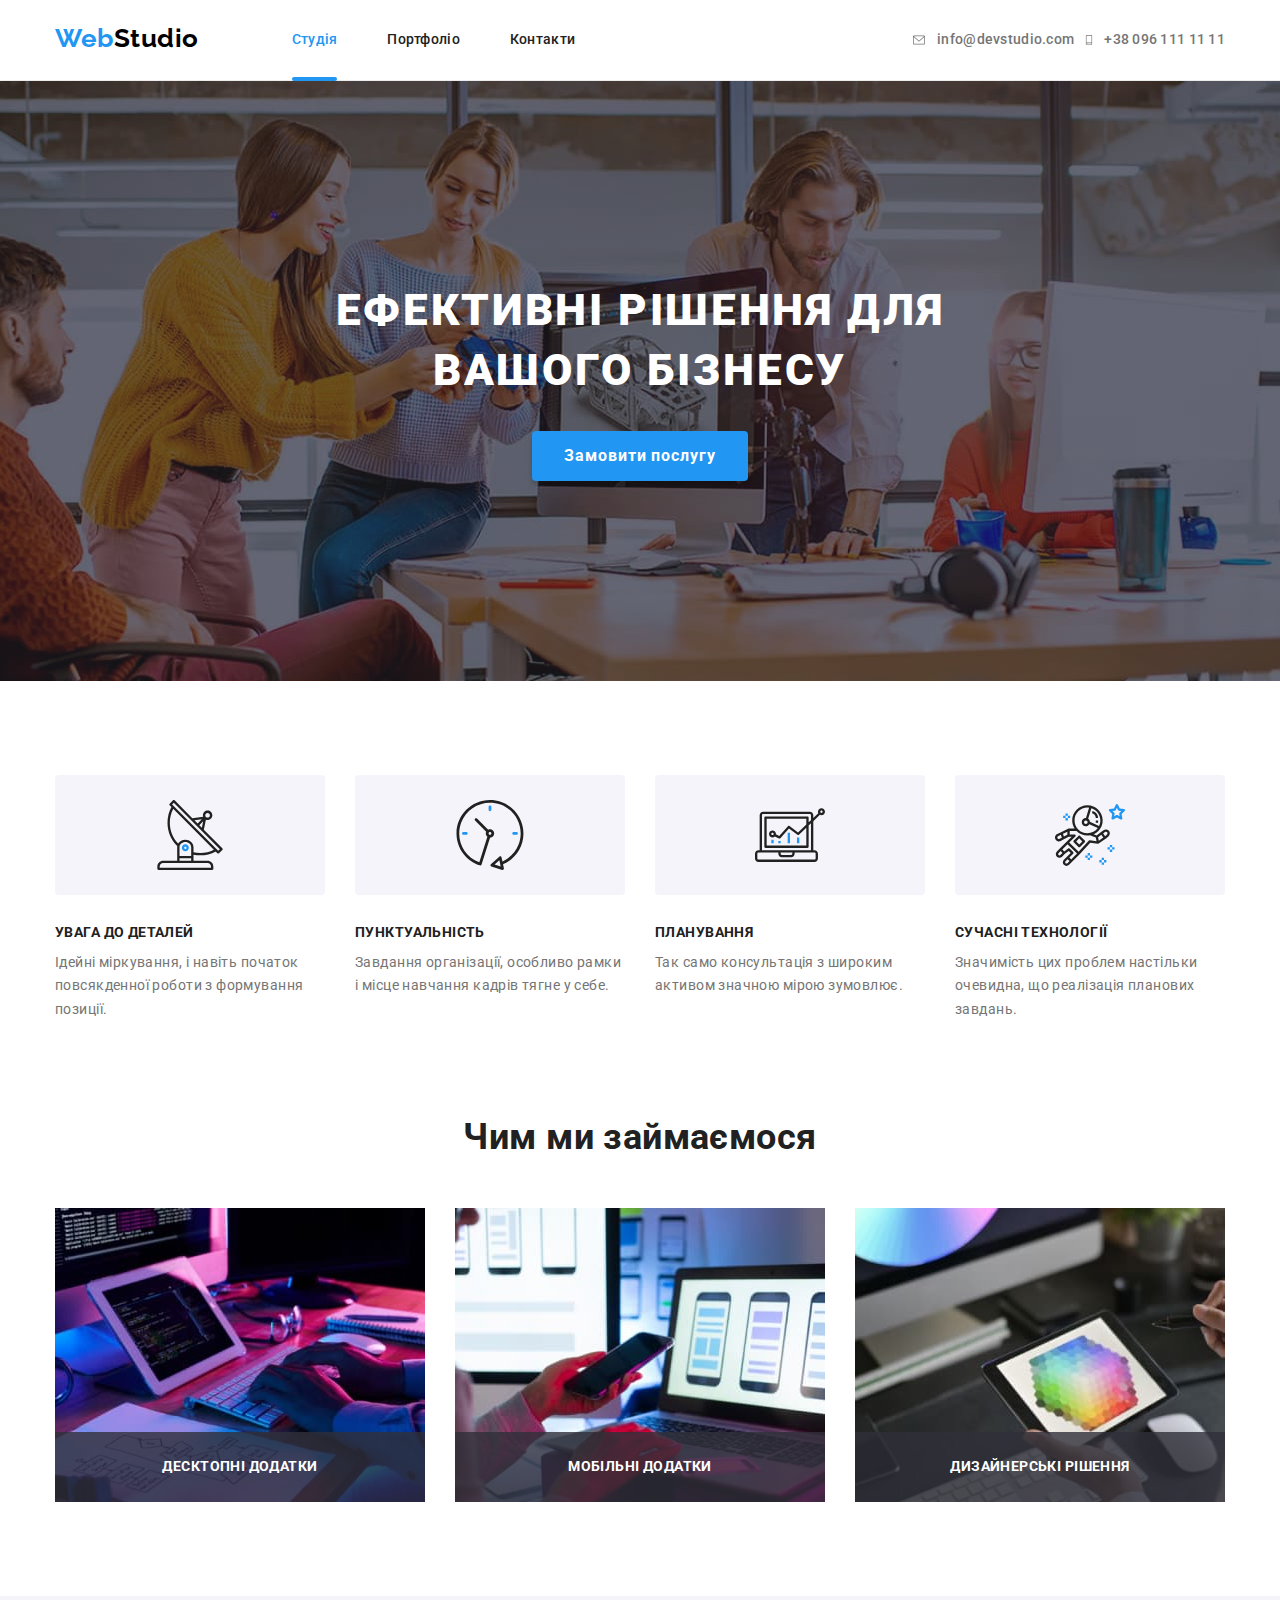
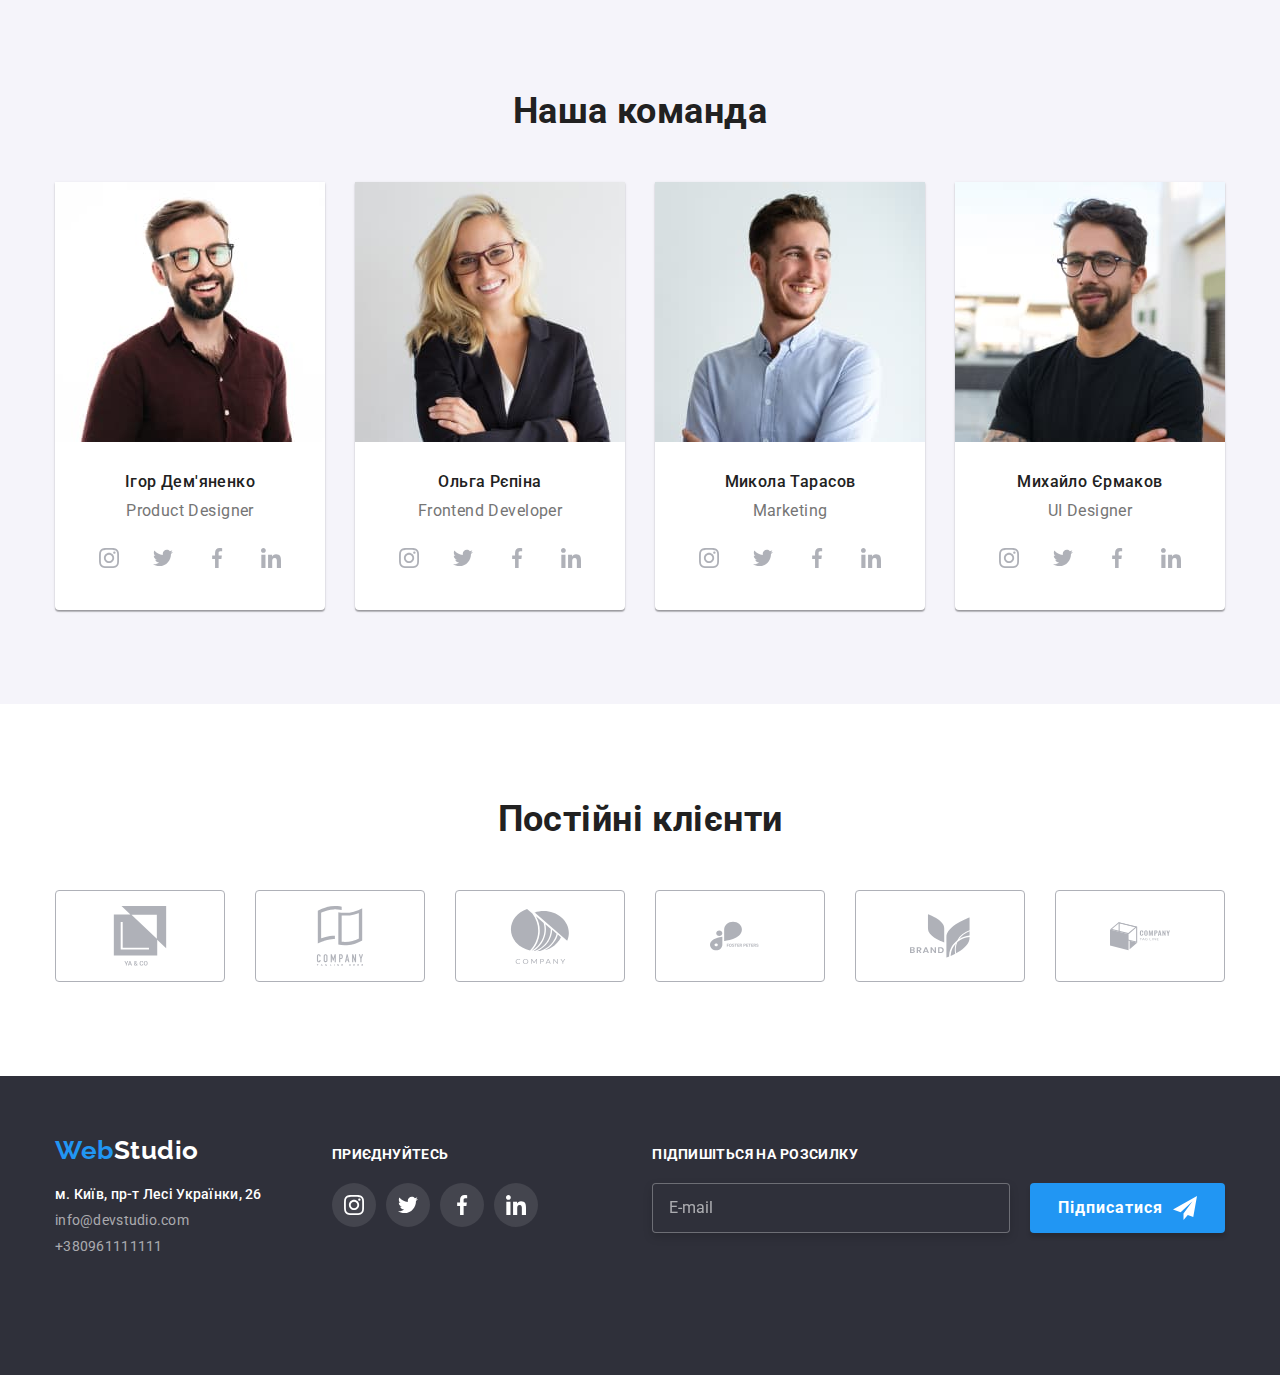
<file: index.html>
<!DOCTYPE html>
<html lang="uk">

<head>
    <meta charset="UTF-8">
    <meta http-equiv="X-UA-Compatible" content="IE=edge">
    <meta name="viewport" content="width=device-width, initial-scale=1.0">
    <title>WebStudio</title>
    <link rel="preconnect" href="https://fonts.googleapis.com">
    <link rel="preconnect" href="https://fonts.gstatic.com" crossorigin>
    <link
        href="https://fonts.googleapis.com/css2?family=Raleway:wght@700&family=Roboto:wght@400;500;700;900&display=swap"
        rel="stylesheet">
    <link rel="stylesheet"
        href="https://cdnjs.cloudflare.com/ajax/libs/modern-normalize/1.1.0/modern-normalize.min.css">
    <link rel="stylesheet" href="./css/main.min.css" />
</head>

<body>
    <header class="header">
        <div class="container header__inner">
            <nav class="nav">
                <a href="./index.html" class="link logo header__logo"><span>Web</span>Studio</a>
                <ul class="list nav__list">
                    <li><a href="./index.html" class="link current">Студія</a></li>
                    <li><a href="./portfolio.html" class="link">Портфоліо</a></li>
                    <li><a href="#" class="link">Контакти</a></li>
                </ul>
            </nav>
            <ul class="list header__contacts">
                <li><a href="mailto:info@devstudio.com" class="link header__contact"><svg class="header__contact-icon"
                            width="16" height="12">
                            <use href="./images/icons.svg#envelope"></use>
                        </svg>info@devstudio.com</a></li>
                <li><a href="tel:+380961111111" class="link header__contact"> <svg class="header__contact-icon"
                            width="10" height="16">
                            <use href="./images/icons.svg#smartphone"></use>
                        </svg> +38 096 111 11 11</a></li>
            </ul>
            <button class="menu-open" type="button">
                <svg width="24" height="16">
                    <use href="./images/icons.svg#menu"></use>
                </svg>
            </button>
        </div>
        <div class="mobile-menu">
            <div class="mobile-menu__container">
                <div class="mobile-menu__top">
                    <button class="mobile-menu__btn-close" type="button">
                        <svg width="18" height="18">
                            <use href="./images/icons.svg#btn-close"></use>
                        </svg>
                    </button>
                    <nav class="mobile-nav">
                        <ul class="list mobile-nav__list">
                            <li class="mobile-nav__item"><a href="./index.html"
                                    class="link mobile-nav__link mobile-nav__current">Студія</a></li>
                            <li class="mobile-nav__item"><a href="./portfolio.html"
                                    class="link mobile-nav__link">Портфоліо</a></li>
                            <li class="mobile-nav__item"><a href="#" class="link mobile-nav__link">Контакти</a></li>
                        </ul>
                    </nav>
                </div>
                <div class="mobile-menu__bottom">
                    <ul class="list mobile__contacts">
                        <li><a href="tel:+380961111111" class="link mobile__contact">+38 096 111 11 11</a></li>
                        <li><a href="mailto:info@devstudio.com" class="link mobile__contact">info@devstudio.com</a></li>
                    </ul>
                    <ul class="mobile-social list">
                        <li class="mobile-social__item">
                            <a class="link mobile-social__link" href="#">Instagram</a>
                        </li>
                        <li class="mobile-social__item">
                            <a class="link mobile-social__link" href="#">Twitter</a>
                        </li>
                        <li class="mobile-social__item">
                            <a class="link mobile-social__link" href="#">Facebook</a>
                        </li>
                        <li class="mobile-social__item">
                            <a class="link mobile-social__link" href="#">LinkedIn</a>
                        </li>
                    </ul>
                </div>
            </div>
        </div>
    </header>
    <main>
        <section class="section hero">
            <div class="container">
                <h1 class="hero__title">Ефективні рішення для вашого бізнесу</h1>
                <button type="button" class="btn" data-modal-open>Замовити послугу</button>
            </div>
        </section>
        <section class="section advantages">
            <div class="container">
                <h2 class="sr-only">Наші переваги</h2>
                <ul class="list advantages__list">
                    <li class="advantages__list-item">
                        <div class="advantages__icon-wrapper">
                            <svg width="70" height="70">
                                <use href="./images/icons.svg#antenna"></use>
                            </svg>
                        </div>
                        <h3 class="advantages__title">Увага до деталей</h3>
                        <p class="advantages__text">Ідейні міркування, і навіть початок повсякденної роботи з формування
                            позиції.</p>
                    </li>
                    <li class="advantages__list-item">
                        <div class="advantages__icon-wrapper">
                            <svg width="70" height="70">
                                <use href="./images/icons.svg#clock"></use>
                            </svg>
                        </div>
                        <h3 class="advantages__title">Пунктуальність</h3>
                        <p class="advantages__text">Завдання організації, особливо рамки і місце навчання кадрів тягне у
                            себе.</p>
                    </li>
                    <li class="advantages__list-item">
                        <div class="advantages__icon-wrapper">
                            <svg width="70" height="70">
                                <use href="./images/icons.svg#diagram"></use>
                            </svg>
                        </div>
                        <h3 class="advantages__title">Планування</h3>
                        <p class="advantages__text">Так само консультація з широким активом значною мірою зумовлює.</p>
                    </li>
                    <li class="advantages__list-item">
                        <div class="advantages__icon-wrapper">
                            <svg width="70" height="70">
                                <use href="./images/icons.svg#astronaut"></use>
                            </svg>
                        </div>
                        <h3 class="advantages__title">Сучасні технології</h3>
                        <p class="advantages__text">Значимість цих проблем настільки очевидна, що реалізація планових
                            завдань.</p>
                    </li>
                </ul>
            </div>
        </section>
        <section class="section doing">
            <div class="container">
                <h2 class="secondary__title">Чим ми займаємося</h2>
                <ul class="list doing__list">
                    <li class="doing__item">
                        <picture>
                            <source srcset="./images/doing/doing1.jpeg 1x, ./images/doing/doing1@2x.jpeg 2x"
                                type="image/jpeg" />
                            <img src="./images/doing/doing1.jpeg" alt="руки на клавіатурі" width="370" />
                        </picture>
                        <p class="doing__text">Десктопні додатки</p>
                    </li>
                    <li class="doing__item">
                        <picture>
                            <source srcset="./images/doing/doing2.jpeg 1x, ./images/doing/doing2@2x.jpeg 2x"
                                type="image/jpeg" />
                            <img src="./images/doing/doing2.jpeg" alt="мобільний телефон в руці" width="370" />
                        </picture>
                        <p class="doing__text">Мобільні додатки</p>
                    </li>
                    <li class="doing__item">
                        <picture>
                            <source srcset="./images/doing/doing3.jpeg 1x, ./images/doing/doing3@2x.jpeg 2x"
                                type="image/jpeg" />
                            <img src="./images/doing/doing3.jpeg" alt="планшет в руці" width="370" />
                        </picture>
                        <p class="doing__text">Дизайнерські рішення</p>
                    </li>
                </ul>
            </div>
        </section>
        <section class="section team">
            <div class="container">
                <h2 class="secondary__title">Наша команда</h2>
                <ul class="list team__list">
                    <li class="team__card">

                        <picture>
                            <source srcset="
                                ./images/team/team1.jpeg    1x,
                                ./images/team/team1@2x.jpeg 2x
                            " type="image/jpeg" media="(min-width: 1200px)" />

                            <source srcset="
                              ./images/team/team1-tablet.jpg    1x,
                              ./images/team/team1-tablet@2x.jpg 2x
                            " media="(min-width: 768px)" />

                            <source srcset="
                            ./images/team/team1-mobile.jpg    1x,
                            ./images/team/team1-mobile@2x.jpg 2x
                          " media="(max-width: 767px)" />

                            <img src="./images/team/team1-mobile.jpg" alt="фото Ігора Демʼяненка" width="450" />
                        </picture>

                        <h3 class="team__title">Ігор Дем'яненко</h3>
                        <p class="team__text">Product Designer</p>
                        <ul class="list team__social-list">
                            <li class="team__item">
                                <a href="#" class="link team__link">
                                    <svg width="20" height="20">
                                        <use href="./images/icons.svg#instagram"></use>
                                    </svg>
                                </a>
                            </li>
                            <li class="team__item">
                                <a href="#" class="link team__link">
                                    <svg width="20" height="20">
                                        <use href="./images/icons.svg#twitter"></use>
                                    </svg>
                                </a>
                            </li>
                            <li class="team__item">
                                <a href="#" class="link team__link">
                                    <svg width="20" height="20">
                                        <use href="./images/icons.svg#facebook"></use>
                                    </svg>
                                </a>
                            </li>
                            <li class="team__item">
                                <a href="#" class="link team__link">
                                    <svg width="20" height="20">
                                        <use href="./images/icons.svg#linkedin"></use>
                                    </svg>
                                </a>
                            </li>
                        </ul>
                    </li>
                    <li class="team__card">
                        <picture>
                            <source srcset="
                                ./images/team/team2.jpeg    1x,
                                ./images/team/team2@2x.jpeg 2x
                            " type="image/jpeg" media="(min-width: 1200px)" />
                            <source srcset="
                              ./images/team/team2-tablet.jpg    1x,
                              ./images/team/team2-tablet@2x.jpg 2x
                            " media="(min-width: 768px)" />
                            <source srcset="
                            ./images/team/team2-mobile.jpg    1x,
                            ./images/team/team2-mobile@2x.jpg 2x
                          " media="(max-width: 767px)" />
                            <img src="./images/team/team2-mobile.jpg" alt="фото Ольга Рєпіна" width="450" />
                        </picture>
                        <h3 class="team__title">Ольга Рєпіна</h3>
                        <p class="team__text">Frontend Developer</p>
                        <ul class="list team__social-list">
                            <li class="team__item">
                                <a href="#" class="link team__link">
                                    <svg width="20" height="20">
                                        <use href="./images/icons.svg#instagram"></use>
                                    </svg>
                                </a>
                            </li>
                            <li class="team__item">
                                <a href="#" class="link team__link">
                                    <svg width="20" height="20">
                                        <use href="./images/icons.svg#twitter"></use>
                                    </svg>
                                </a>
                            </li>
                            <li class="team__item">
                                <a href="#" class="link team__link">
                                    <svg width="20" height="20">
                                        <use href="./images/icons.svg#facebook"></use>
                                    </svg>
                                </a>
                            </li>
                            <li class="team__item">
                                <a href="#" class="link team__link">
                                    <svg width="20" height="20">
                                        <use href="./images/icons.svg#linkedin"></use>
                                    </svg>
                                </a>
                            </li>
                        </ul>
                    </li>
                    <li class="team__card">
                        <picture>
                            <source srcset="./images/team/team3.jpeg 1x, ./images/team/team3@2x.jpeg 2x"
                                type="image/jpeg" media="(min-width: 1200px)" />
                            <source srcset="
                              ./images/team/team3-tablet.jpg    1x,
                              ./images/team/team3-tablet@2x.jpg 2x
                            " media="(min-width: 768px)" />
                            <source srcset="
                            ./images/team/team3-mobile.jpg    1x,
                            ./images/team/team3-mobile@2x.jpg 2x
                          " media="(max-width: 767px)" />
                            <img src="./images/team/team3-mobile.jpg" alt="фото Микола Тарасов" width="450" />
                        </picture>
                        <h3 class="team__title">Микола Тарасов</h3>
                        <p class="team__text">Marketing</p>
                        <ul class="list team__social-list">
                            <li class="team__item">
                                <a href="#" class="link team__link">
                                    <svg width="20" height="20">
                                        <use href="./images/icons.svg#instagram"></use>
                                    </svg>
                                </a>
                            </li>
                            <li class="team__item">
                                <a href="#" class="link team__link">
                                    <svg width="20" height="20">
                                        <use href="./images/icons.svg#twitter"></use>
                                    </svg>
                                </a>
                            </li>
                            <li class="team__item">
                                <a href="#" class="link team__link">
                                    <svg width="20" height="20">
                                        <use href="./images/icons.svg#facebook"></use>
                                    </svg>
                                </a>
                            </li>
                            <li class="team__item">
                                <a href="#" class="link team__link">
                                    <svg width="20" height="20">
                                        <use href="./images/icons.svg#linkedin"></use>
                                    </svg>
                                </a>
                            </li>
                        </ul>
                    </li>
                    <li class="team__card">
                        <picture>
                            <source srcset="
                                ./images/team/team4.jpeg    1x,
                                ./images/team/team4@2x.jpeg 2x
                            " type="image/jpeg" media="(min-width: 1200px)" />
                            <source srcset="
                              ./images/team/team4-tablet.jpg    1x,
                              ./images/team/team4-tablet@2x.jpg 2x
                            " media="(min-width: 768px)" />
                            <source srcset="
                            ./images/team/team4-mobile.jpg    1x,
                            ./images/team/team4-mobile@2x.jpg 2x
                          " media="(max-width: 767px)" />
                            <img src="./images/team/team4-mobile.jpg" alt="фото Михайло Єрмаков" width="450" />
                        </picture>
                        <h3 class="team__title">Михайло Єрмаков</h3>
                        <p class="team__text">UI Designer</p>
                        <ul class="list team__social-list">
                            <li class="team__item">
                                <a href="#" class="link team__link">
                                    <svg width="20" height="20">
                                        <use href="./images/icons.svg#instagram"></use>
                                    </svg>
                                </a>
                            </li>
                            <li class="team__item">
                                <a href="#" class="link team__link">
                                    <svg width="20" height="20">
                                        <use href="./images/icons.svg#twitter"></use>
                                    </svg>
                                </a>
                            </li>
                            <li class="team__item">
                                <a href="#" class="link team__link">
                                    <svg width="20" height="20">
                                        <use href="./images/icons.svg#facebook"></use>
                                    </svg>
                                </a>
                            </li>
                            <li class="team__item">
                                <a href="#" class="link team__link">
                                    <svg width="20" height="20">
                                        <use href="./images/icons.svg#linkedin"></use>
                                    </svg>
                                </a>
                            </li>
                        </ul>
                    </li>
                </ul>
            </div>
        </section>
        <section class="section customers">
            <div class="container">
                <h2 class="secondary__title">Постійні клієнти</h2>
                <ul class="list customers__list">
                    <li class="customers__item">
                        <a href="#" class="link customers__link">
                            <svg class="customers__icon" width="106" height="60">
                                <use href="./images/icons.svg#company-1"></use>
                            </svg>
                        </a>
                    </li>
                    <li class="customers__item">
                        <a href="#" class="link customers__link">
                            <svg class="customers__icon" width="106" height="60">
                                <use href="./images/icons.svg#company-2"></use>
                            </svg>
                        </a>
                    </li>
                    <li class="customers__item">
                        <a href="#" class="link customers__link">
                            <svg class="customers__icon" width="106" height="60">
                                <use href="./images/icons.svg#company-3"></use>
                            </svg>
                        </a>
                    </li>
                    <li class="customers__item">
                        <a href="#" class="link customers__link">
                            <svg class="customers__icon" width="106" height="60">
                                <use href="./images/icons.svg#company-4"></use>
                            </svg>
                        </a>
                    </li>
                    <li class="customers__item">
                        <a href="#" class="link customers__link">
                            <svg class="customers__icon" width="106" height="60">
                                <use href="./images/icons.svg#company-5"></use>
                            </svg>
                        </a>
                    </li>
                    <li class="customers__item">
                        <a href="#" class="link customers__link">
                            <svg class="customers__icon" width="106" height="60">
                                <use href="./images/icons.svg#company-6"></use>
                            </svg>
                        </a>
                    </li>
                </ul>
            </div>
        </section>
    </main>
    <footer class="footer">
        <div class="container footer__flex">
            <div class="footer__inner">
                <div class="footer__contacts">
                    <a href="./index.html" class="link logo footer__logo"><span>Web</span>Studio</a>
                    <address>
                        <ul class="list">
                            <li class="footer__contact"><a href="#" class="link footer__address">м. Київ, пр-т Лесі
                                    Українки,
                                    26</a>
                            </li>
                            <li class="footer__contact"><a href="mailto:info@devstudio.com"
                                    class="link footer__link">info@devstudio.com</a></li>
                            <li class="footer__contact"><a href="tel:+380961111111"
                                    class="link footer__link">+380961111111</a></li>
                        </ul>
                    </address>
                </div>
                <div class="footer__social">
                    <b class="footer__social-text">приєднуйтесь</b>
                    <ul class="list footer__social-list">
                        <li class="social-list__item">
                            <a href="#" class="link footer__social-link">
                                <svg width="20" height="20">
                                    <use href="./images/icons.svg#instagram"></use>
                                </svg>
                            </a>
                        </li>
                        <li class="social-list__item">
                            <a href="#" class="link footer__social-link">
                                <svg width="20" height="20">
                                    <use href="./images/icons.svg#twitter"></use>
                                </svg>
                            </a>
                        </li>
                        <li class="social-list__item">
                            <a href="#" class="link footer__social-link">
                                <svg width="20" height="20">
                                    <use href="./images/icons.svg#facebook"></use>
                                </svg>
                            </a>
                        </li>
                        <li class="social-list__item">
                            <a href="#" class="link footer__social-link">
                                <svg width="20" height="20">
                                    <use href="./images/icons.svg#linkedin"></use>
                                </svg>
                            </a>
                        </li>
                    </ul>
                </div>
            </div>
            <div class="footer__subscribe">
                <p class="subscribe__title">Підпишіться на розсилку</p>
                <form class="subscribe">
                    <input type="email" class="subscribe__input" required name="mail" placeholder="E-mail">
                    <button type="submit" class="btn subscribe__btn">Підписатися
                        <svg class="subscribe__icon" width="24" height="24">
                            <use href="./images/icons.svg#paper-plane"></use>
                        </svg>
                    </button>
                </form>
            </div>
        </div>
    </footer>

    <div class="backdrop is-hidden" data-modal>
        <div class="modal">
            <button data-modal-close class="btn-close" type="button">
                <svg width="18" height="18">
                    <use href="./images/icons.svg#btn-close"></use>
                </svg>
            </button>
            <p class="modal__title">Залиште свої дані, ми вам передзвонимо</p>
            <form class="form">
                <label class="form__field">
                    <span class="form__field-desc">Ім'я</span>
                    <span class="form__input-wrap">
                        <input type="text" class="form__input" required name="user_name">
                        <svg class="form__input-icon" width="18" height="18">
                            <use href="./images/icons.svg#form-person"></use>
                        </svg>
                    </span>
                </label>
                <label class="form__field">
                    <span class="form__field-desc">Телефон</span>
                    <span class="form__input-wrap">
                        <input type="tel" class="form__input" required title="xxx-xxx-xx-xx" name="user-phone">
                        <svg aria-label="Слухавка" class="form__input-icon" width="18" height="18">
                            <use href="./images/icons.svg#form-phone"></use>
                        </svg>
                    </span>
                </label>
                <label class="form__field">
                    <span class="form__field-desc">Пошта</span>
                    <span class="form__input-wrap">
                        <input type="email" class="form__input" required name="user_mail">
                        <svg aria-label="Конверт мейл" class="form__input-icon" width="18" height="18">
                            <use href="./images/icons.svg#form-email"></use>
                        </svg>
                    </span>
                </label>
                <label class="form__field">
                    <span class="form__field-desc">Коментар</span>
                    <textarea name="user_message" class="form__message" placeholder="Введіть текст"></textarea>
                </label>
                <label class="form__check-field">
                    <input type="checkbox" class="form__check" name="user_policy" required>
                    <svg class="form__checkbox" width="16" height="15">
                        <use class="form__checkbox-icon" href="./images/icons.svg#form-check"></use>
                    </svg>
                    <span class="form__field-text">Погоджуюся з розсилкою та приймаю
                        <a href="#" class="form__field-link">Умови договору</a>
                    </span>
                </label>
                <button type="submit" class="btn form__btn">Відправити</button>
            </form>
        </div>
    </div>

    <script src="./js/mobile-menu.js"></script>
    <script src="./js/modal.js"></script>
</body>

</html>
</file>
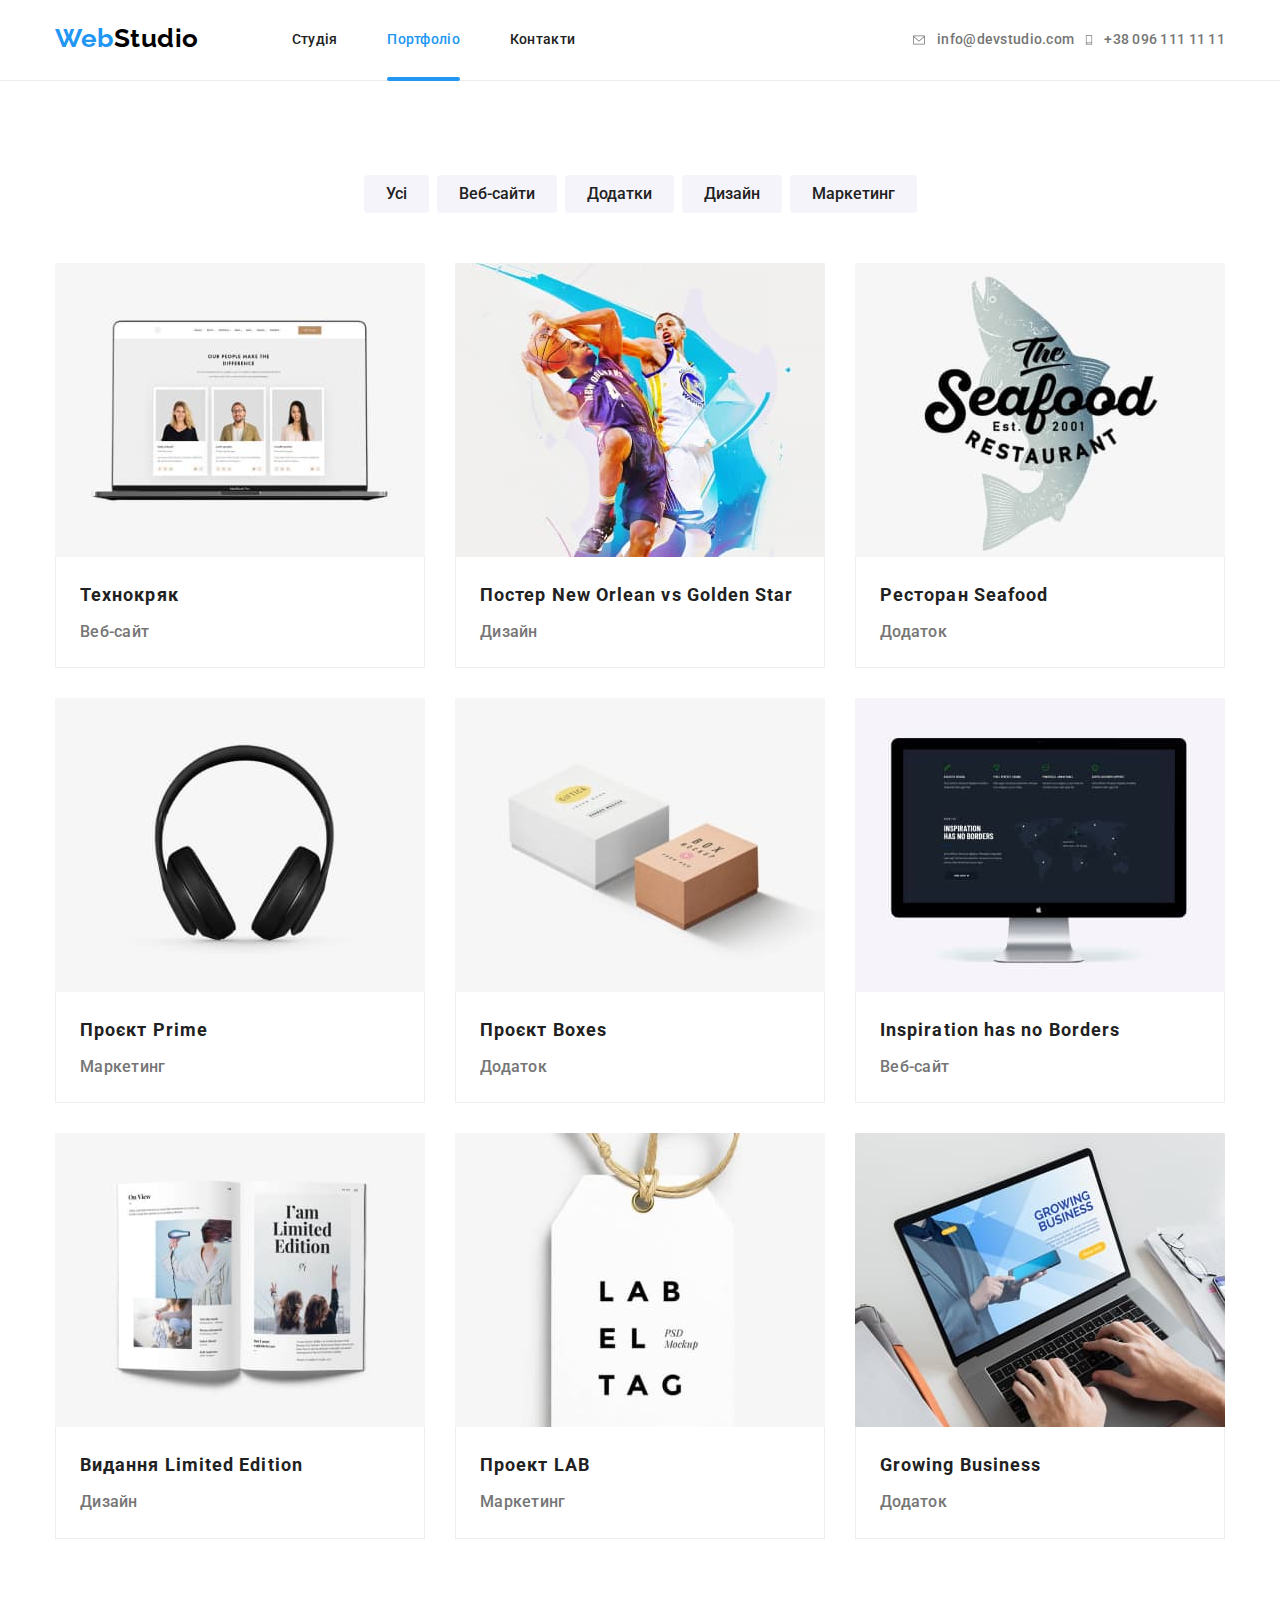
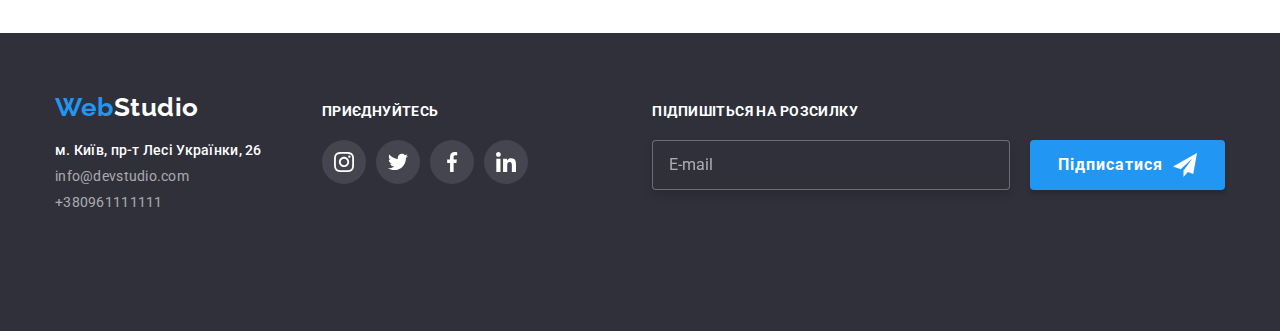
<file: portfolio.html>
<!DOCTYPE html>
<html lang="uk">

<head>
    <meta charset="UTF-8">
    <meta http-equiv="X-UA-Compatible" content="IE=edge">
    <meta name="viewport" content="width=device-width, initial-scale=1.0">
    <title>WebStudio</title>
    <link rel="preconnect" href="https://fonts.googleapis.com">
    <link rel="preconnect" href="https://fonts.gstatic.com" crossorigin>
    <link
        href="https://fonts.googleapis.com/css2?family=Raleway:wght@700&family=Roboto:wght@400;500;700;900&display=swap"
        rel="stylesheet">
    <link rel="stylesheet"
        href="https://cdnjs.cloudflare.com/ajax/libs/modern-normalize/1.1.0/modern-normalize.min.css">
    <link rel="stylesheet" href="./css/main.min.css" />
</head>

<body>
    <header class="header">
        <div class="container header__inner">
            <nav class="nav">
                <a href="./index.html" class="link logo header__logo"><span>Web</span>Studio</a>
                <ul class="list nav__list">
                    <li><a href="./index.html" class="link">Студія</a></li>
                    <li><a href="./portfolio.html" class="link current">Портфоліо</a></li>
                    <li><a href="#" class="link">Контакти</a></li>
                </ul>
            </nav>
            <ul class="list header__contacts">
                <li><a href="mailto:info@devstudio.com" class="link header__contact"><svg class="header__contact-icon"
                            width="16" height="12">
                            <use href="./images/icons.svg#envelope"></use>
                        </svg>info@devstudio.com</a></li>
                <li><a href="tel:+380961111111" class="link header__contact"> <svg class="header__contact-icon"
                            width="10" height="16">
                            <use href="./images/icons.svg#smartphone"></use>
                        </svg> +38 096 111 11 11</a></li>
            </ul>
            <button class="menu-open" type="button">
                <svg width="24" height="16">
                    <use href="./images/icons.svg#menu"></use>
                </svg>
            </button>
        </div>
        <div class="mobile-menu">
            <div class="mobile-menu__container">
                <div class="mobile-menu__top">
                    <button class="mobile-menu__btn-close" type="button">
                        <svg width="18" height="18">
                            <use href="./images/icons.svg#btn-close"></use>
                        </svg>
                    </button>
                    <nav class="mobile-nav">
                        <ul class="list mobile-nav__list">
                            <li class="mobile-nav__item"><a href="./index.html"
                                    class="link mobile-nav__link">Студія</a></li>
                            <li class="mobile-nav__item"><a href="./portfolio.html"
                                    class="link mobile-nav__link mobile-nav__current">Портфоліо</a></li>
                            <li class="mobile-nav__item"><a href="#" class="link mobile-nav__link">Контакти</a></li>
                        </ul>
                    </nav>
                </div>
                <div class="mobile-menu__bottom">
                    <ul class="list mobile__contacts">
                        <li><a href="tel:+380961111111" class="link mobile__contact">+38 096 111 11 11</a></li>
                        <li><a href="mailto:info@devstudio.com" class="link mobile__contact">info@devstudio.com</a></li>
                    </ul>
                    <ul class="mobile-social list">
                        <li class="mobile-social__item">
                            <a class="link mobile-social__link" href="#">Instagram</a>
                        </li>
                        <li class="mobile-social__item">
                            <a class="link mobile-social__link" href="#">Twitter</a>
                        </li>
                        <li class="mobile-social__item">
                            <a class="link mobile-social__link" href="#">Facebook</a>
                        </li>
                        <li class="mobile-social__item">
                            <a class="link mobile-social__link" href="#">LinkedIn</a>
                        </li>
                    </ul>
                </div>
            </div>
        </div>
    </header>
    <main>
        <section class="section">
            <div class="container">
                <h1 class="sr-only">Портфоліо</h1>
                <ul class="list tab__list">
                    <li><button type="button" class="tab__item">Усі</button></li>
                    <li><button type="button" class="tab__item">Веб-сайти</button></li>
                    <li><button type="button" class="tab__item">Додатки</button></li>
                    <li><button type="button" class="tab__item">Дизайн</button></li>
                    <li><button type="button" class="tab__item">Маркетинг</button></li>
                </ul>
                <ul class="list projects__list">
                    <li class="projects__card">
                        <a href="#" class="link card__link">
                            <div class="card__inner">
                                <img src="./images/portfolio_1.jpeg" alt="an open laptop" width="370" />
                                <div class="card__overlay">
                                    <p class="card__text">
                                        Ресурс пропонує комплексні пропозиції з різним рівнем функціоналу та сервісів.
                                        Все
                                        це дозволить відвідувачу отримати вичерпні відомості про компанію чи приватну
                                        особу.
                                    </p>
                                </div>
                            </div>
                            <div class="projects__caption">
                                <h2 class="projects__title">Технокряк</h2>
                                <p class="projects__text">Веб-сайт</p>
                            </div>
                        </a>
                    </li>
                    <li class="projects__card">
                        <a href="#" class="link card__link">
                            <div class="card__inner">
                                <img src="./images/portfolio_2.jpeg" alt="two basketball players" width="370" />
                                <div class="card__overlay">
                                    <p class="card__text">
                                        Ресурс пропонує комплексні пропозиції з різним рівнем функціоналу та сервісів.
                                        Все
                                        це дозволить відвідувачу отримати вичерпні відомості про компанію чи приватну
                                        особу.
                                    </p>
                                </div>
                            </div>
                            <div class="projects__caption">
                                <h2 class="projects__title">Постер New Orlean vs Golden Star</h2>
                                <p class="projects__text">Дизайн</p>
                            </div>
                        </a>
                    </li>
                    <li class="projects__card">
                        <a href="#" class="link card__link">
                            <div class="card__inner">
                                <img src="./images/portfolio_3.jpeg" alt="restaurant logo on a fish background"
                                    width="370" />
                                <div class="card__overlay">
                                    <p class="card__text">
                                        Ресурс пропонує комплексні пропозиції з різним рівнем функціоналу та сервісів.
                                        Все
                                        це дозволить відвідувачу отримати вичерпні відомості про компанію чи приватну
                                        особу.
                                    </p>
                                </div>
                            </div>
                            <div class="projects__caption">
                                <h2 class="projects__title">Ресторан Seafood</h2>
                                <p class="projects__text">Додаток</p>
                            </div>
                        </a>
                    </li>
                    <li class="projects__card">
                        <a href="#" class="link card__link">
                            <div class="card__inner">
                                <img src="./images/portfolio_4.jpeg" alt="headphone" width="370" />
                                <div class="card__overlay">
                                    <p class="card__text">
                                        Ресурс пропонує комплексні пропозиції з різним рівнем функціоналу та сервісів.
                                        Все
                                        це дозволить відвідувачу отримати вичерпні відомості про компанію чи приватну
                                        особу.
                                    </p>
                                </div>
                            </div>
                            <div class="projects__caption">
                                <h2 class="projects__title">Проєкт Prime</h2>
                                <p class="projects__text">Маркетинг</p>
                            </div>
                        </a>
                    </li>
                    <li class="projects__card">
                        <a href="#" class="link card__link">
                            <div class="card__inner">
                                <img src="./images/portfolio_5.jpeg" alt="two boxes" width="370" />
                                <div class="card__overlay">
                                    <p class="card__text">
                                        Ресурс пропонує комплексні пропозиції з різним рівнем функціоналу та сервісів.
                                        Все
                                        це дозволить відвідувачу отримати вичерпні відомості про компанію чи приватну
                                        особу.
                                    </p>
                                </div>
                            </div>
                            <div class="projects__caption">
                                <h2 class="projects__title">Проєкт Boxes</h2>
                                <p class="projects__text">Додаток</p>
                            </div>
                        </a>
                    </li>
                    <li class="projects__card">
                        <a href="#" class="link card__link">
                            <div class="card__inner">
                                <img src="./images/portfolio_6.jpeg" alt="monitor" width="370" />
                                <div class="card__overlay">
                                    <p class="card__text">
                                        Ресурс пропонує комплексні пропозиції з різним рівнем функціоналу та сервісів.
                                        Все
                                        це дозволить відвідувачу отримати вичерпні відомості про компанію чи приватну
                                        особу.
                                    </p>
                                </div>
                            </div>
                            <div class="projects__caption">
                                <h2 class="projects__title">Inspiration has no Borders</h2>
                                <p class="projects__text">Веб-сайт</p>
                            </div>
                        </a>
                    </li>
                    <li class="projects__card">
                        <a href="#" class="link card__link">
                            <div class="card__inner">
                                <img src="./images/portfolio_7.jpeg" alt="open journal" width="370" />
                                <div class="card__overlay">
                                    <p class="card__text">
                                        Ресурс пропонує комплексні пропозиції з різним рівнем функціоналу та сервісів.
                                        Все
                                        це дозволить відвідувачу отримати вичерпні відомості про компанію чи приватну
                                        особу.
                                    </p>
                                </div>
                            </div>
                            <div class="projects__caption">
                                <h2 class="projects__title">Видання Limited Edition</h2>
                                <p class="projects__text">Дизайн</p>
                            </div>
                        </a>
                    </li>
                    <li class="projects__card">
                        <a href="#" class="link card__link">
                            <div class="card__inner">
                                <img src="./images/portfolio_8.jpeg" alt="tag with logo" width="370" />
                                <div class="card__overlay">
                                    <p class="card__text">
                                        Ресурс пропонує комплексні пропозиції з різним рівнем функціоналу та сервісів.
                                        Все
                                        це дозволить відвідувачу отримати вичерпні відомості про компанію чи приватну
                                        особу.
                                    </p>
                                </div>
                            </div>
                            <div class="projects__caption">
                                <h2 class="projects__title">Проект LAB</h2>
                                <p class="projects__text">Маркетинг</p>
                            </div>
                        </a>
                    </li>
                    <li class="projects__card">
                        <a href="#" class="link card__link">
                            <div class="card__inner">
                                <img src="./images/portfolio_9.jpeg" alt="a person is typing on a laptop" width="370" />
                                <div class="card__overlay">
                                    <p class="card__text">
                                        Ресурс пропонує комплексні пропозиції з різним рівнем функціоналу та сервісів.
                                        Все
                                        це дозволить відвідувачу отримати вичерпні відомості про компанію чи приватну
                                        особу.
                                    </p>
                                </div>
                            </div>
                            <div class="projects__caption">
                                <h2 class="projects__title">Growing Business</h2>
                                <p class="projects__text">Додаток</p>
                            </div>
                        </a>
                    </li>
                </ul>
            </div>
        </section>
    </main>
    <footer class="footer">
        <div class="container footer__flex">
            <div class="footer__contacts">
                <a href="./index.html" class="link logo footer__logo"><span>Web</span>Studio</a>
                <address>
                    <ul class="list">
                        <li class="footer__contact"><a href="#" class="link footer__address">м. Київ, пр-т Лесі Українки,
                                26</a>
                        </li>
                        <li class="footer__contact"><a href="mailto:info@devstudio.com"
                                class="link footer__link">info@devstudio.com</a></li>
                        <li class="footer__contact"><a href="tel:+380961111111"
                                class="link footer__link">+380961111111</a></li>
                    </ul>
                </address>
            </div>
            <div class="footer__social">
                <b class="footer__social-text">приєднуйтесь</b>
                <ul class="list footer__social-list">
                    <li class="social-list__item">
                        <a href="#" class="link footer__social-link">
                            <svg width="20" height="20">
                                <use href="./images/icons.svg#instagram"></use>
                            </svg>
                        </a>
                    </li>
                    <li class="social-list__item">
                        <a href="#" class="link footer__social-link">
                            <svg width="20" height="20">
                                <use href="./images/icons.svg#twitter"></use>
                            </svg>
                        </a>
                    </li>
                    <li class="social-list__item">
                        <a href="#" class="link footer__social-link">
                            <svg width="20" height="20">
                                <use href="./images/icons.svg#facebook"></use>
                            </svg>
                        </a>
                    </li>
                    <li class="social-list__item">
                        <a href="#" class="link footer__social-link">
                            <svg width="20" height="20">
                                <use href="./images/icons.svg#linkedin"></use>
                            </svg>
                        </a>
                    </li>
                </ul>
            </div>
            <div class="footer__subscribe">
                <p class="subscribe__title">Підпишіться на розсилку</p>
                <form class="subscribe">
                    <input type="email" class="subscribe__input" required name="mail" placeholder="E-mail">
                    <button type="submit" class="btn subscribe__btn">Підписатися
                        <svg class="subscribe__icon" width="24" height="24">
                            <use href="./images/icons.svg#paper-plane"></use>
                        </svg>
                    </button>
                </form>
            </div>
        </div>
    </footer>

    <script src="./js/mobile-menu.js"></script>
</body>

</html>
</file>
<file: css/main.min.css>
.sr-only:not(:focus):not(:active){clip:rect(0 0 0 0);-webkit-clip-path:inset(50%);clip-path:inset(50%);height:1px;overflow:hidden;position:absolute;white-space:nowrap;width:1px}body{font-family:"Roboto",sans-serif;background-color:#fff;color:#757575;font-size:14px;letter-spacing:.03em}h1,h2,h3,p{margin:0}ul{margin:0;padding:0}img{display:block;width:100%;height:auto}.container{width:100%;margin:0 auto;padding:0 15px}.section{padding:60px 0}.link{position:relative;display:inline-block;text-decoration:none;color:#212121;line-height:1.14;font-weight:500;font-style:normal;letter-spacing:.02em;-webkit-transition-duration:250ms;transition-duration:250ms;-webkit-transition-timing-function:cubic-bezier(0.4, 0, 0.2, 1);transition-timing-function:cubic-bezier(0.4, 0, 0.2, 1)}.link:hover,.link:focus{color:#2196f3}.link.current{color:#2196f3}.link.current::after{content:"";position:absolute;left:0;bottom:-1px;display:block;width:100%;height:4px;border-radius:2px;background-color:#2196f3}.btn{padding:10px 32px;font-family:"Roboto",sans-serif;font-weight:700;font-size:16px;line-height:1.88;letter-spacing:.06em;color:#fff;background-color:#2196f3;-webkit-box-shadow:0px 4px 4px rgba(0,0,0,.15);box-shadow:0px 4px 4px rgba(0,0,0,.15);border-radius:4px;border:none;cursor:pointer;-webkit-transition-duration:250ms;transition-duration:250ms;-webkit-transition-timing-function:cubic-bezier(0.4, 0, 0.2, 1);transition-timing-function:cubic-bezier(0.4, 0, 0.2, 1)}.btn:hover,.btn:focus{background-color:#188ce8}.list{list-style:none}.secondary__title{margin-bottom:30px;font-weight:700;font-size:28px;line-height:1.17;color:#212121}.no-scroll{overflow:hidden}@media screen and (min-width: 769px){.container{max-width:1200px;margin:0 auto;padding:0 15px}.section{padding:94px 0}.secondary__title{margin-bottom:50px;font-size:36px}}.header{border-bottom:1px solid #ececec}.header__inner{display:-webkit-box;display:-ms-flexbox;display:flex;-webkit-box-align:center;-ms-flex-align:center;align-items:center}.header__contacts{display:none}.nav{display:-webkit-box;display:-ms-flexbox;display:flex}.nav__list{display:none}@media screen and (min-width: 767px)and (max-width: 1100px){.header__contacts{display:-webkit-box;display:-ms-flexbox;display:flex;-webkit-box-orient:vertical;-webkit-box-direction:normal;-ms-flex-direction:column;flex-direction:column;gap:10px;margin-left:auto}.header__contact{display:-webkit-box;display:-ms-flexbox;display:flex;-webkit-box-align:center;-ms-flex-align:center;align-items:center;color:#757575}.header__contact-icon{margin-right:10px;fill:currentColor}.nav{display:-webkit-box;display:-ms-flexbox;display:flex;gap:93px}.nav__list{display:-webkit-box;display:-ms-flexbox;display:flex;-webkit-box-pack:justify;-ms-flex-pack:justify;justify-content:space-between;-webkit-box-align:center;-ms-flex-align:center;align-items:center;gap:50px}.nav__list .link{padding:32px 0}}@media screen and (min-width: 1101px){.header__contacts{display:-webkit-box;display:-ms-flexbox;display:flex;gap:10px;margin-left:auto}.header__contact{display:-webkit-box;display:-ms-flexbox;display:flex;-webkit-box-align:center;-ms-flex-align:center;align-items:center;color:#757575}.header__contact-icon{margin-right:10px;fill:currentColor}.nav{display:-webkit-box;display:-ms-flexbox;display:flex;gap:93px}.nav__list{display:-webkit-box;display:-ms-flexbox;display:flex;-webkit-box-pack:justify;-ms-flex-pack:justify;justify-content:space-between;-webkit-box-align:center;-ms-flex-align:center;align-items:center;gap:50px}.nav__list .link{padding:32px 0}}.logo{padding:16px 0;font-family:"Raleway",sans-serif;font-weight:700;font-size:26px;color:#000}.logo span{color:#2196f3}.link.header__logo{color:#000}.link.footer__logo{display:inline-block;margin-bottom:20px;padding:0;color:#fff}@media screen and (min-width: 769px){.logo{padding:24px 0 25px}}.footer{padding:60px 0;text-align:center;background-color:#2f303a}.footer__flex{display:-webkit-box;display:-ms-flexbox;display:flex;-webkit-box-orient:vertical;-webkit-box-direction:normal;-ms-flex-direction:column;flex-direction:column;-webkit-box-align:center;-ms-flex-align:center;align-items:center;gap:60px}.footer__contacts{margin-bottom:60px}.footer__contact:not(:last-child){margin-bottom:9px}.footer__address{color:#fff}.footer__link{font-weight:400;color:rgba(255,255,255,.6)}.footer__social-text{display:block;font-size:14px;line-height:1.14;text-transform:uppercase;margin-bottom:20px;color:#fff}.footer__social-list{display:-webkit-box;display:-ms-flexbox;display:flex;-webkit-box-align:center;-ms-flex-align:center;align-items:center;gap:10px}.footer__social-link{display:-webkit-box;display:-ms-flexbox;display:flex;-webkit-box-pack:center;-ms-flex-pack:center;justify-content:center;-webkit-box-align:center;-ms-flex-align:center;align-items:center;width:44px;height:44px;border-radius:50%;background-color:rgba(255,255,255,.1);fill:#fff}.footer__social-link:hover,.footer__social-link:focus{fill:#fff;background-color:#2196f3}.footer__subscribe{width:100%}.subscribe{display:-webkit-box;display:-ms-flexbox;display:flex;-webkit-box-orient:vertical;-webkit-box-direction:normal;-ms-flex-direction:column;flex-direction:column;-webkit-box-pack:center;-ms-flex-pack:center;justify-content:center;gap:20px}.subscribe__title{font-weight:700;font-size:14px;line-height:1.14;text-transform:uppercase;color:#fff;margin-bottom:20px}.subscribe__input{width:100%;height:50px;padding-top:15px;padding-bottom:15px;padding-left:16px;background-color:#2f303a;border:1px solid rgba(255,255,255,.3);-webkit-filter:drop-shadow(0px 4px 4px rgba(0, 0, 0, 0.15));filter:drop-shadow(0px 4px 4px rgba(0, 0, 0, 0.15));border-radius:4px;color:rgba(255,255,255,.6)}.subscribe__input:focus{outline:none;border-color:#2196f3}.subscribe__input::-webkit-input-placeholder{font-size:16px;line-height:1.25;color:rgba(255,255,255,.6)}.subscribe__input::-moz-placeholder{font-size:16px;line-height:1.25;color:rgba(255,255,255,.6)}.subscribe__input:-ms-input-placeholder{font-size:16px;line-height:1.25;color:rgba(255,255,255,.6)}.subscribe__input::-ms-input-placeholder{font-size:16px;line-height:1.25;color:rgba(255,255,255,.6)}.subscribe__input::placeholder{font-size:16px;line-height:1.25;color:rgba(255,255,255,.6)}.subscribe__btn{display:-webkit-box;display:-ms-flexbox;display:flex;-webkit-box-align:center;-ms-flex-align:center;align-items:center;gap:10px;margin:auto;padding:10px 28px;max-width:200px}@media screen and (min-width: 767px)and (max-width: 1100px){.footer__flex{display:-webkit-box;display:-ms-flexbox;display:flex;-webkit-box-orient:vertical;-webkit-box-direction:normal;-ms-flex-direction:column;flex-direction:column;-webkit-box-align:center;-ms-flex-align:center;align-items:center}.footer__inner{display:-webkit-box;display:-ms-flexbox;display:flex;gap:165px}.footer__contacts{margin-bottom:0}.footer__subscribe{margin-left:auto}.subscribe__input{max-width:450px;margin:auto}}@media screen and (min-width: 1101px){.footer{text-align:left}.footer__flex{display:-webkit-box;display:-ms-flexbox;display:flex;-webkit-box-orient:horizontal;-webkit-box-direction:normal;-ms-flex-direction:row;flex-direction:row;-webkit-box-align:baseline;-ms-flex-align:baseline;align-items:baseline}.footer__inner{display:-webkit-box;display:-ms-flexbox;display:flex;gap:70px;-webkit-box-align:baseline;-ms-flex-align:baseline;align-items:baseline}.footer__subscribe{margin-left:auto;width:auto}.subscribe{-webkit-box-orient:horizontal;-webkit-box-direction:normal;-ms-flex-direction:row;flex-direction:row}.subscribe__input{width:358px;margin-bottom:0}}.hero{margin:auto;padding:118px 0;max-width:1600px;text-align:center;background-color:#2f303a;background-image:-webkit-gradient(linear, left top, left bottom, from(rgba(47, 48, 58, 0.4)), to(rgba(47, 48, 58, 0.4))),url(../images/hero/hero-mobile.jpg);background-image:linear-gradient(rgba(47, 48, 58, 0.4), rgba(47, 48, 58, 0.4)),url(../images/hero/hero-mobile.jpg);background-repeat:no-repeat;background-position:center;background-size:cover}.hero__title{margin:0 auto 30px;max-width:360px;font-weight:900;font-size:26px;line-height:1.36;letter-spacing:.06em;text-transform:uppercase;color:#fff}@media screen and (min-device-pixel-ratio: 2),(-webkit-min-device-pixel-ratio: 2),(min-resolution: 192dpi),(min-resolution: 2dppx){.hero{background-image:-webkit-gradient(linear, left top, left bottom, from(rgba(47, 48, 58, 0.4)), to(rgba(47, 48, 58, 0.4))),url("../images/hero/hero-mobile@2x.jpg");background-image:linear-gradient(rgba(47, 48, 58, 0.4), rgba(47, 48, 58, 0.4)),url("../images/hero/hero-mobile@2x.jpg")}}@media screen and (min-width: 481px){.hero{background-image:-webkit-gradient(linear, left top, left bottom, from(rgba(47, 48, 58, 0.4)), to(rgba(47, 48, 58, 0.4))),url("../images/hero/hero-tablet.jpg");background-image:linear-gradient(rgba(47, 48, 58, 0.4), rgba(47, 48, 58, 0.4)),url("../images/hero/hero-tablet.jpg")}}@media screen and (min-width: 481px)and (min-device-pixel-ratio: 2),screen and (min-width: 481px)and (-webkit-min-device-pixel-ratio: 2),screen and (min-width: 481px)and (min-resolution: 192dpi),screen and (min-width: 481px)and (min-resolution: 2dppx){.hero{background-image:-webkit-gradient(linear, left top, left bottom, from(rgba(47, 48, 58, 0.4)), to(rgba(47, 48, 58, 0.4))),url("../images/hero/hero-tablet@2x.jpg");background-image:linear-gradient(rgba(47, 48, 58, 0.4), rgba(47, 48, 58, 0.4)),url("../images/hero/hero-tablet@2x.jpg")}}@media screen and (min-width: 769px){.hero{padding:200px 0;background-image:-webkit-gradient(linear, left top, left bottom, from(rgba(47, 48, 58, 0.4)), to(rgba(47, 48, 58, 0.4))),url("../images/hero/hero.jpeg");background-image:linear-gradient(rgba(47, 48, 58, 0.4), rgba(47, 48, 58, 0.4)),url("../images/hero/hero.jpeg")}}@media screen and (min-width: 769px)and (min-device-pixel-ratio: 2),screen and (min-width: 769px)and (-webkit-min-device-pixel-ratio: 2),screen and (min-width: 769px)and (min-resolution: 192dpi),screen and (min-width: 769px)and (min-resolution: 2dppx){.hero{padding:200px 0;background-image:-webkit-gradient(linear, left top, left bottom, from(rgba(47, 48, 58, 0.4)), to(rgba(47, 48, 58, 0.4))),url("../images/hero/hero2@2x.jpeg");background-image:linear-gradient(rgba(47, 48, 58, 0.4), rgba(47, 48, 58, 0.4)),url("../images/hero/hero2@2x.jpeg")}}.advantages{padding-bottom:60px}.advantages__list{display:grid;grid-template-columns:1fr;-webkit-box-pack:justify;-ms-flex-pack:justify;justify-content:space-between;gap:30px}.advantages__icon-wrapper{display:-webkit-box;display:-ms-flexbox;display:flex;-webkit-box-align:center;-ms-flex-align:center;align-items:center;-webkit-box-pack:center;-ms-flex-pack:center;justify-content:center;margin-bottom:30px;height:120px;border-radius:4px;background-color:#f5f4fa}.advantages__title{margin-bottom:10px;text-align:center;font-size:14px;font-weight:700;line-height:1.14;color:#212121;text-transform:uppercase}.advantages__text{line-height:1.7}.doing{display:none}.team{text-align:center;background-color:#f5f4fa}.team__list{display:grid;grid-template-columns:1fr;-webkit-box-pack:justify;-ms-flex-pack:justify;justify-content:space-between;gap:30px}.team__card{text-align:center;background:#fff;-webkit-box-shadow:0px 1px 3px rgba(0,0,0,.12),0px 1px 1px rgba(0,0,0,.14),0px 2px 1px rgba(0,0,0,.2);box-shadow:0px 1px 3px rgba(0,0,0,.12),0px 1px 1px rgba(0,0,0,.14),0px 2px 1px rgba(0,0,0,.2);border-radius:0px 0px 4px 4px}.team__title{margin:30px auto 10px;font-size:16px;font-weight:500;line-height:1.19;color:#212121}.team__text{margin-bottom:16px;font-size:16px;line-height:1.19}.team__social-list{display:-webkit-box;display:-ms-flexbox;display:flex;-webkit-box-align:center;-ms-flex-align:center;align-items:center;-webkit-box-pack:center;-ms-flex-pack:center;justify-content:center;gap:10px;margin-bottom:30px}.team__link{display:-webkit-box;display:-ms-flexbox;display:flex;-webkit-box-pack:center;-ms-flex-pack:center;justify-content:center;-webkit-box-align:center;-ms-flex-align:center;align-items:center;width:44px;height:44px;border-radius:50%;fill:#afb1b8}.team__link:hover,.team__link:focus{fill:#fff;background-color:#2196f3}.customers{text-align:center}.customers__list{display:grid;grid-template-columns:1fr 1fr;-webkit-box-pack:center;-ms-flex-pack:center;justify-content:center;-webkit-box-align:center;-ms-flex-align:center;align-items:center;gap:30px}.customers__item{width:100%;height:92px}.customers__link{display:-webkit-box;display:-ms-flexbox;display:flex;-webkit-box-align:center;-ms-flex-align:center;align-items:center;-webkit-box-pack:center;-ms-flex-pack:center;justify-content:center;width:100%;height:100%;border:1px solid #afb1b8;border-radius:4px}.customers__link:hover,.customers__link:focus{border-color:#2196f3}.customers__icon{fill:#afb1b8}.customers__link:hover .customers__icon,.customers__link:focus .customers__icon{fill:#2196f3;border-color:#2196f3}@media screen and (min-width: 767px)and (max-width: 1100px){.advantages__list{grid-template-columns:1fr 1fr}.advantages__title{text-align:left}.doing{display:none}.team__list{grid-template-columns:1fr 1fr}.customers__list{grid-template-columns:1fr 1fr 1fr}}@media screen and (min-width: 1101px){.hero__title{max-width:696px;font-size:44px}.advantages{padding-bottom:0}.advantages__list{grid-template-columns:1fr 1fr 1fr 1fr}.advantages__title{text-align:left}.doing{display:block;text-align:center}.doing__list{display:-webkit-box;display:-ms-flexbox;display:flex;-webkit-box-pack:justify;-ms-flex-pack:justify;justify-content:space-between;-ms-flex-wrap:wrap;flex-wrap:wrap}.doing__item{position:relative}.doing__text{position:absolute;left:0;bottom:0;width:100%;height:70px;display:-webkit-box;display:-ms-flexbox;display:flex;-webkit-box-pack:center;-ms-flex-pack:center;justify-content:center;-webkit-box-align:center;-ms-flex-align:center;align-items:center;font-weight:700;line-height:1.14;text-transform:uppercase;color:#fff;background-color:rgba(47,48,58,.8)}.team__list{grid-template-columns:1fr 1fr 1fr 1fr}.customers__list{grid-template-columns:repeat(6, 1fr)}}.tab__list{display:-webkit-box;display:-ms-flexbox;display:flex;-webkit-box-pack:center;-ms-flex-pack:center;justify-content:center;margin-bottom:50px;gap:8px}.tab__item{padding:6px 22px;font-family:"Roboto",sans-serif;font-weight:500;font-size:16px;line-height:1.6;color:#212121;background-color:#f5f4fa;border-radius:4px;border:none;cursor:pointer;-webkit-transition-duration:250ms;transition-duration:250ms;-webkit-transition-timing-function:cubic-bezier(0.4, 0, 0.2, 1);transition-timing-function:cubic-bezier(0.4, 0, 0.2, 1)}.tab__item:hover,.tab__item:focus{color:#fff;background-color:#2196f3;-webkit-box-shadow:0px 3px 1px rgba(0,0,0,.1),0px 1px 2px rgba(0,0,0,.08),0px 2px 2px rgba(0,0,0,.12);box-shadow:0px 3px 1px rgba(0,0,0,.1),0px 1px 2px rgba(0,0,0,.08),0px 2px 2px rgba(0,0,0,.12)}.projects__list{display:-webkit-box;display:-ms-flexbox;display:flex;-webkit-box-pack:justify;-ms-flex-pack:justify;justify-content:space-between;-webkit-box-align:center;-ms-flex-align:center;align-items:center;-ms-flex-wrap:wrap;flex-wrap:wrap;gap:30px}.projects__card .card__link:hover .card__overlay,.projects__card .card__link:focus .card__overlay{-webkit-transform:translateY(0);transform:translateY(0)}.projects__caption{padding:20px 24px;border:1px solid #eee;border-top:none}.projects__title{margin-bottom:4px;font-weight:700;font-size:18px;line-height:2;letter-spacing:.06em;color:#212121}.projects__text{font-size:16px;line-height:1.9;color:#757575}.card__link{display:block;text-decoration:none}.card__link:hover,.card__link:focus{-webkit-box-shadow:0px 1px 1px rgba(0,0,0,.12),0px 4px 4px rgba(0,0,0,.06),1px 4px 6px rgba(0,0,0,.16);box-shadow:0px 1px 1px rgba(0,0,0,.12),0px 4px 4px rgba(0,0,0,.06),1px 4px 6px rgba(0,0,0,.16)}.card__inner{position:relative;overflow:hidden}.card__overlay{position:absolute;left:0;top:0;width:100%;padding:63px 24px;background:rgba(33,150,243,.9);-webkit-transform:translateY(100%);transform:translateY(100%);-webkit-transition-duration:250ms;transition-duration:250ms;-webkit-transition-timing-function:cubic-bezier(0.4, 0, 0.2, 1);transition-timing-function:cubic-bezier(0.4, 0, 0.2, 1)}.card__text{font-weight:400;font-size:18px;line-height:1.56;color:#fff}.backdrop{position:fixed;top:0;left:0;width:100%;height:100%;background-color:rgba(0,0,0,.2);opacity:1}.backdrop.is-hidden{visibility:hidden;opacity:0;pointer-events:none;-webkit-transition-duration:250ms;transition-duration:250ms}.backdrop.is-hidden .modal{-webkit-transform:translate(-50%, -50%) scale(1.5);transform:translate(-50%, -50%) scale(1.5);opacity:1}.modal{position:absolute;top:50%;left:50%;padding:40px;width:calc(100% - 30px);height:auto;background-color:#fff;-webkit-box-shadow:0px 1px 3px rgba(0,0,0,.12),0px 1px 1px rgba(0,0,0,.14),0px 2px 1px rgba(0,0,0,.2);box-shadow:0px 1px 3px rgba(0,0,0,.12),0px 1px 1px rgba(0,0,0,.14),0px 2px 1px rgba(0,0,0,.2);border-radius:4px;opacity:1;-webkit-transform:translate(-50%, -50%);transform:translate(-50%, -50%);-webkit-transition-duration:250ms;transition-duration:250ms;-webkit-transition-timing-function:cubic-bezier(0.4, 0, 0.2, 1);transition-timing-function:cubic-bezier(0.4, 0, 0.2, 1)}.modal__title{font-weight:700;font-size:20px;line-height:1.15;text-align:center;letter-spacing:.03em;margin-bottom:12px;color:#212121}.btn-close{position:absolute;top:8px;right:8px;display:-webkit-box;display:-ms-flexbox;display:flex;-webkit-box-align:center;-ms-flex-align:center;align-items:center;width:30px;height:30px;border-radius:50%;background-color:#fff;border:1px solid rgba(0,0,0,.1);cursor:pointer;-webkit-transition-duration:250ms;transition-duration:250ms;-webkit-transition-timing-function:cubic-bezier(0.4, 0, 0.2, 1);transition-timing-function:cubic-bezier(0.4, 0, 0.2, 1)}.btn-close:hover,.btn-close:focus{fill:#2196f3}.form{display:-webkit-box;display:-ms-flexbox;display:flex;-webkit-box-orient:vertical;-webkit-box-direction:normal;-ms-flex-direction:column;flex-direction:column}.form__field{margin-bottom:10px}.form__field-desc{display:block;font-size:12px;line-height:1.16;letter-spacing:.01em;margin-bottom:4px;color:#757575}.form__input-wrap{position:relative;display:block}.form__input{width:100%;height:40px;border:1px solid rgba(33,33,33,.2);border-radius:4px;padding-left:42px;-webkit-transition-duration:250ms;transition-duration:250ms;-webkit-transition-timing-function:cubic-bezier(0.4, 0, 0.2, 1);transition-timing-function:cubic-bezier(0.4, 0, 0.2, 1)}.form__input:focus{border-color:#2196f3;outline:none}.form__input-icon{display:block;position:absolute;top:50%;left:12px;-webkit-transform:translateY(-50%);transform:translateY(-50%)}.form__input:focus+.form__input-icon{fill:#2196f3}.form__message{width:100%;height:120px;padding:12px 16px;border:1px solid rgba(33,33,33,.2);border-radius:4px;resize:none}.form__message::-webkit-input-placeholder{font-size:12px;line-height:1.16;letter-spacing:.01em;color:rgba(117,117,117,.5)}.form__message::-moz-placeholder{font-size:12px;line-height:1.16;letter-spacing:.01em;color:rgba(117,117,117,.5)}.form__message:-ms-input-placeholder{font-size:12px;line-height:1.16;letter-spacing:.01em;color:rgba(117,117,117,.5)}.form__message::-ms-input-placeholder{font-size:12px;line-height:1.16;letter-spacing:.01em;color:rgba(117,117,117,.5)}.form__message::placeholder{font-size:12px;line-height:1.16;letter-spacing:.01em;color:rgba(117,117,117,.5)}.form__message:focus{border-color:#2196f3;outline:none}.form__check-field{display:-webkit-box;display:-ms-flexbox;display:flex;-webkit-box-align:center;-ms-flex-align:center;align-items:center;-webkit-box-pack:center;-ms-flex-pack:center;justify-content:center;margin-bottom:30px}.form__check{position:absolute;-webkit-appearance:none;-moz-appearance:none;appearance:none}.form__checkbox{border-radius:2px;cursor:pointer;margin-right:7px;border:2px solid #212121}.form__checkbox-icon{display:none}.form__check:checked+.form__checkbox{background-color:#2196f3;border:none}.form__check:checked+.form__checkbox .form__checkbox-icon{display:block}.form__field-text{font-size:12px;line-height:1.71;color:#757575}.form__field-link{color:#2196f3}.form__btn{margin:auto;padding:10px 52px;max-width:200px}@media screen and (min-width: 481px){.modal{width:528px;height:581px}.form__field-text{font-size:14px}}.menu-open{margin-left:auto;border:none;background-color:rgba(0,0,0,0)}.mobile-menu{position:fixed;top:0;left:0;z-index:10;width:100%;height:100%;background-color:#fff;opacity:0;visibility:hidden;pointer-events:none;-webkit-transition:visibility var(----duration-and-timing-function),visibility var(--duration-and-timing-function);transition:visibility var(----duration-and-timing-function),visibility var(--duration-and-timing-function)}.mobile-menu.is-open{opacity:1;visibility:visible;pointer-events:auto}.mobile-menu__container{position:relative;display:-webkit-box;display:-ms-flexbox;display:flex;-webkit-box-orient:vertical;-webkit-box-direction:normal;-ms-flex-direction:column;flex-direction:column;-webkit-box-pack:justify;-ms-flex-pack:justify;justify-content:space-between;height:100%;padding:48px 40px;overflow:auto}.mobile-menu__btn-close{position:absolute;top:21px;right:25px;line-height:0;background-color:rgba(0,0,0,0);border:0;padding:0;cursor:pointer;-webkit-transition-duration:250ms;transition-duration:250ms;-webkit-transition-timing-function:cubic-bezier(0.4, 0, 0.2, 1);transition-timing-function:cubic-bezier(0.4, 0, 0.2, 1)}.mobile-menu__btn-close:hover,.mobile-menu__btn-close:focus{fill:#2196f3}.mobile-nav__item:not(:last-child){margin-bottom:32px}.mobile-nav__link{font-weight:500;font-size:40px;line-height:1.17;letter-spacing:.02em}.mobile-nav__current{color:#2196f3}.mobile__contacts{margin-bottom:64px}.mobile__contact[href="tel:+380961111111"]{font-weight:500;font-size:34px;line-height:1.17;letter-spacing:.02em;color:var(--accent-color)}.mobile__contact{font-weight:500;font-size:24px;line-height:1.17;letter-spacing:.02em;color:#757575;-webkit-transition-duration:250ms;transition-duration:250ms;-webkit-transition-timing-function:cubic-bezier(0.4, 0, 0.2, 1);transition-timing-function:cubic-bezier(0.4, 0, 0.2, 1)}.mobile__contact:hover,.mobile__contact:focus{color:#2196f3}.mobile__contact[href="tel:+380961111111"]{margin-bottom:32px;font-size:34px;color:#2196f3}.mobile-social{display:-webkit-box;display:-ms-flexbox;display:flex;-ms-flex-wrap:wrap;flex-wrap:wrap}.mobile-social__item{padding:0 10px}.mobile-social__item:not(:last-child){border-right:1px solid rgba(33,33,33,.2);padding:0 10px}.mobile-social__item:first-child{padding-left:0}.mobile-social__link{font-weight:500;font-size:18px;line-height:1.22;letter-spacing:.02em;color:#2196f3}@media screen and (min-width: 767px){.menu-open{display:none}}/*# sourceMappingURL=main.min.css.map */
</file>
